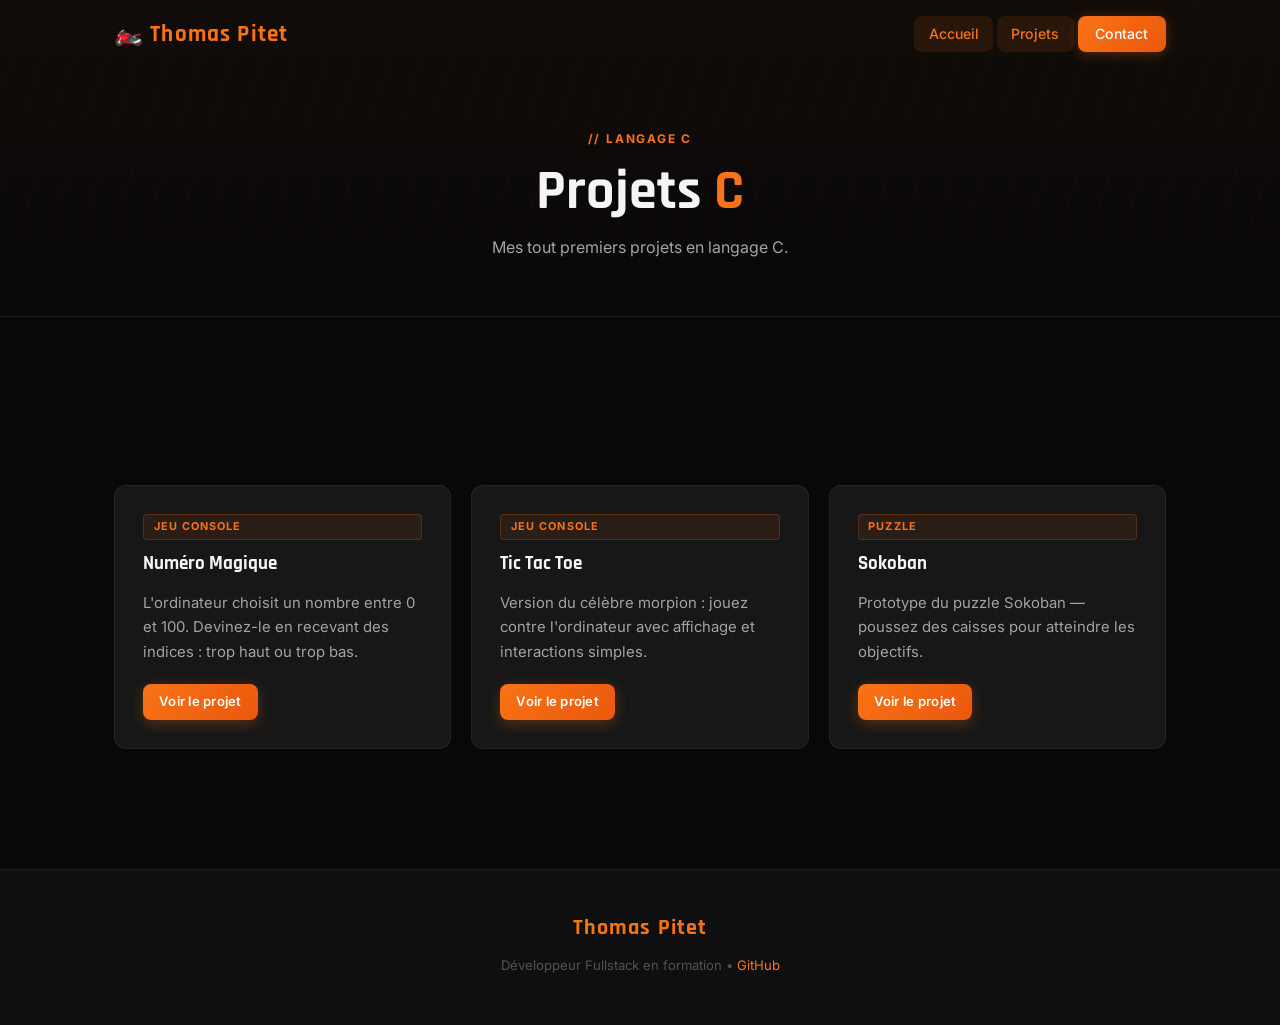
<file: projets/c/index.html>
<!DOCTYPE html>
<html lang="fr">
<head>
    <meta charset="UTF-8" />
    <meta name="viewport" content="width=device-width, initial-scale=1" />
    <title>Projets C — Thomas Pitet</title>
    <link rel="stylesheet" href="../../assets/css/style.css" />
</head>
<body>

<nav id="navbar">
    <div class="nav-container">
        <a href="../../index.html" class="nav-logo">🏍️ Thomas Pitet</a>
        <div class="nav-links">
            <a href="../../index.html" class="nav-link">Accueil</a>
            <a href="../../pages/projets.html" class="nav-link active">Projets</a>
            <a href="../../pages/contact.html" class="nav-link nav-cta">Contact</a>
        </div>
        <button class="hamburger" aria-label="Menu">
            <span></span><span></span><span></span>
        </button>
    </div>
    <div class="mobile-menu">
        <a href="../../index.html" class="nav-link">Accueil</a>
        <a href="../../pages/projets.html" class="nav-link active">Projets</a>
        <a href="../../pages/contact.html" class="nav-link">Contact</a>
    </div>
</nav>

<div class="page-hero">
    <div class="container">
        <span class="section-tag">// Langage C</span>
        <h1>Projets <span>C</span></h1>
        <p>Mes tout premiers projets en langage C.</p>
    </div>
</div>

<section class="section">
    <div class="container">
        <div class="projects-grid">
            <div class="project-card reveal reveal-delay-1">
                <span class="project-tag">Jeu Console</span>
                <div class="project-title">Numéro Magique</div>
                <p>L'ordinateur choisit un nombre entre 0 et 100. Devinez-le en recevant des indices : trop haut ou trop bas.</p>
                <a href="numero-magique.html" class="btn btn-sm">Voir le projet</a>
            </div>
            <div class="project-card reveal reveal-delay-2">
                <span class="project-tag">Jeu Console</span>
                <div class="project-title">Tic Tac Toe</div>
                <p>Version du célèbre morpion : jouez contre l'ordinateur avec affichage et interactions simples.</p>
                <a href="tic-tac-toe.html" class="btn btn-sm">Voir le projet</a>
            </div>
            <div class="project-card reveal reveal-delay-3">
                <span class="project-tag">Puzzle</span>
                <div class="project-title">Sokoban</div>
                <p>Prototype du puzzle Sokoban — poussez des caisses pour atteindre les objectifs.</p>
                <a href="sokoban.html" class="btn btn-sm">Voir le projet</a>
            </div>
        </div>
    </div>
</section>

<footer class="site-footer">
    <div class="container">
        <div class="footer-logo">Thomas Pitet</div>
        <p class="footer-sub">Développeur Fullstack en formation &bull; <a href="https://github.com/ThomasPitet" target="_blank" rel="noopener">GitHub</a></p>
    </div>
</footer>

<script src="../../assets/js/loader.js"></script>
<script src="../../assets/js/navbar.js"></script>
<script src="../../assets/js/reveal.js"></script>
<script src="../../assets/js/skill-bars.js"></script>
<script src="../../assets/js/typewriter.js"></script>
<script src="../../assets/js/particles.js"></script>
<script src="../../assets/js/contact-form.js"></script>
</body>
</html>
</file>
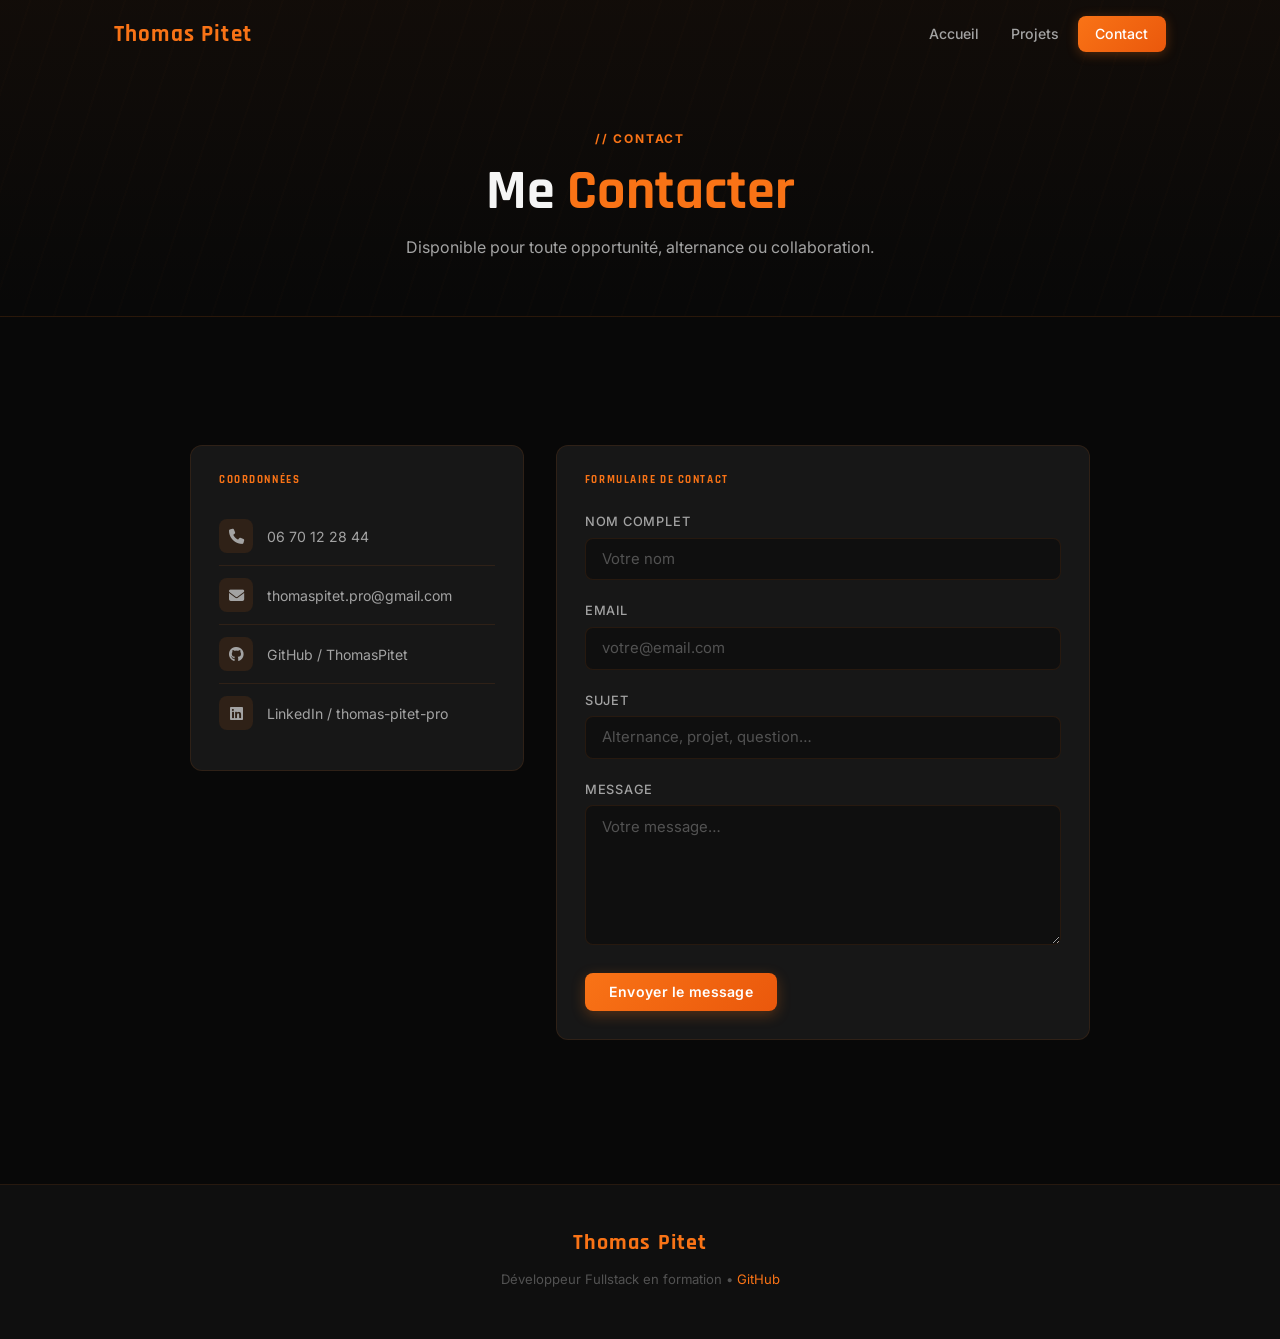
<file: pages/contact.html>
<!DOCTYPE html>
<html lang="fr">
<head>
    <meta charset="utf-8" />
    <meta name="viewport" content="width=device-width, initial-scale=1" />
    <title>Contact — Thomas Pitet</title>
    <link rel="stylesheet" href="../assets/css/style.css" />
    <link rel="stylesheet" href="https://cdnjs.cloudflare.com/ajax/libs/font-awesome/6.5.2/css/all.min.css" />
</head>
<body>

<nav id="navbar">
    <div class="nav-container">
        <a href="../index.html" class="nav-logo">Thomas Pitet</a>
        <div class="nav-links">
            <a href="../index.html" class="nav-link">Accueil</a>
            <a href="projets.html" class="nav-link">Projets</a>
            <a href="contact.html" class="nav-link active nav-cta">Contact</a>
        </div>
        <button class="hamburger" aria-label="Menu">
            <span></span><span></span><span></span>
        </button>
    </div>
    <div class="mobile-menu">
        <a href="../index.html" class="nav-link">Accueil</a>
        <a href="projets.html" class="nav-link">Projets</a>
        <a href="contact.html" class="nav-link active">Contact</a>
    </div>
</nav>

<div class="page-hero">
    <div class="container">
        <span class="section-tag">// Contact</span>
        <h1>Me <span>Contacter</span></h1>
        <p>Disponible pour toute opportunité, alternance ou collaboration.</p>
    </div>
</div>

<section class="section">
    <div class="contact-layout">
        <div class="contact-info-card reveal">
            <h3>Coordonnées</h3>
            <a href="tel:0670122844" class="contact-item">
                <div class="contact-item-icon"><i class="fa-solid fa-phone"></i></div>
                <span>06 70 12 28 44</span>
            </a>
            <a href="mailto:thomaspitet.pro@gmail.com" class="contact-item">
                <div class="contact-item-icon"><i class="fa-solid fa-envelope"></i></div>
                <span>thomaspitet.pro@gmail.com</span>
            </a>
            <a href="https://github.com/ThomasPitet" target="_blank" rel="noopener" class="contact-item">
                <div class="contact-item-icon"><i class="fa-brands fa-github"></i></div>
                <span>GitHub / ThomasPitet</span>
            </a>
            <a href="https://www.linkedin.com/in/thomas-pitet-pro/" target="_blank" rel="noopener" class="contact-item">
                <div class="contact-item-icon"><i class="fa-brands fa-linkedin"></i></div>
                <span>LinkedIn / thomas-pitet-pro</span>
            </a>
        </div>

        <div class="contact-form-card reveal reveal-delay-1">
            <h3>Formulaire de contact</h3>
            <div id="form-success" class="form-success">
                Message envoyé avec succès !
            </div>
            <form id="contact-form" action="https://formsubmit.co/ajax/thomaspitet.pro@gmail.com" method="POST">
                <input type="hidden" name="_subject" value="Nouveau message depuis le portfolio" />
                <input type="hidden" name="_captcha" value="false" />
                <div class="form-group">
                    <label for="name">Nom complet</label>
                    <input type="text" id="name" name="name" required placeholder="Votre nom" />
                </div>
                <div class="form-group">
                    <label for="email">Email</label>
                    <input type="email" id="email" name="email" required placeholder="votre@email.com" />
                </div>
                <div class="form-group">
                    <label for="subject">Sujet</label>
                    <input type="text" id="subject" name="subject" required placeholder="Alternance, projet, question…" />
                </div>
                <div class="form-group">
                    <label for="message">Message</label>
                    <textarea id="message" name="message" required placeholder="Votre message…"></textarea>
                </div>
                <button type="submit" class="btn btn-primary">Envoyer le message</button>
            </form>
        </div>
    </div>
</section>

<footer class="site-footer">
    <div class="container">
        <div class="footer-logo">Thomas Pitet</div>
        <p class="footer-sub">Développeur Fullstack en formation &bull; <a href="https://github.com/ThomasPitet" target="_blank" rel="noopener">GitHub</a></p>
    </div>
</footer>

<script src="../assets/js/loader.js"></script>
<script src="../assets/js/navbar.js"></script>
<script src="../assets/js/reveal.js"></script>
<script src="../assets/js/skill-bars.js"></script>
<script src="../assets/js/typewriter.js"></script>
<script src="../assets/js/particles.js"></script>
<script src="../assets/js/contact-form.js"></script>
</body>
</html>
</file>
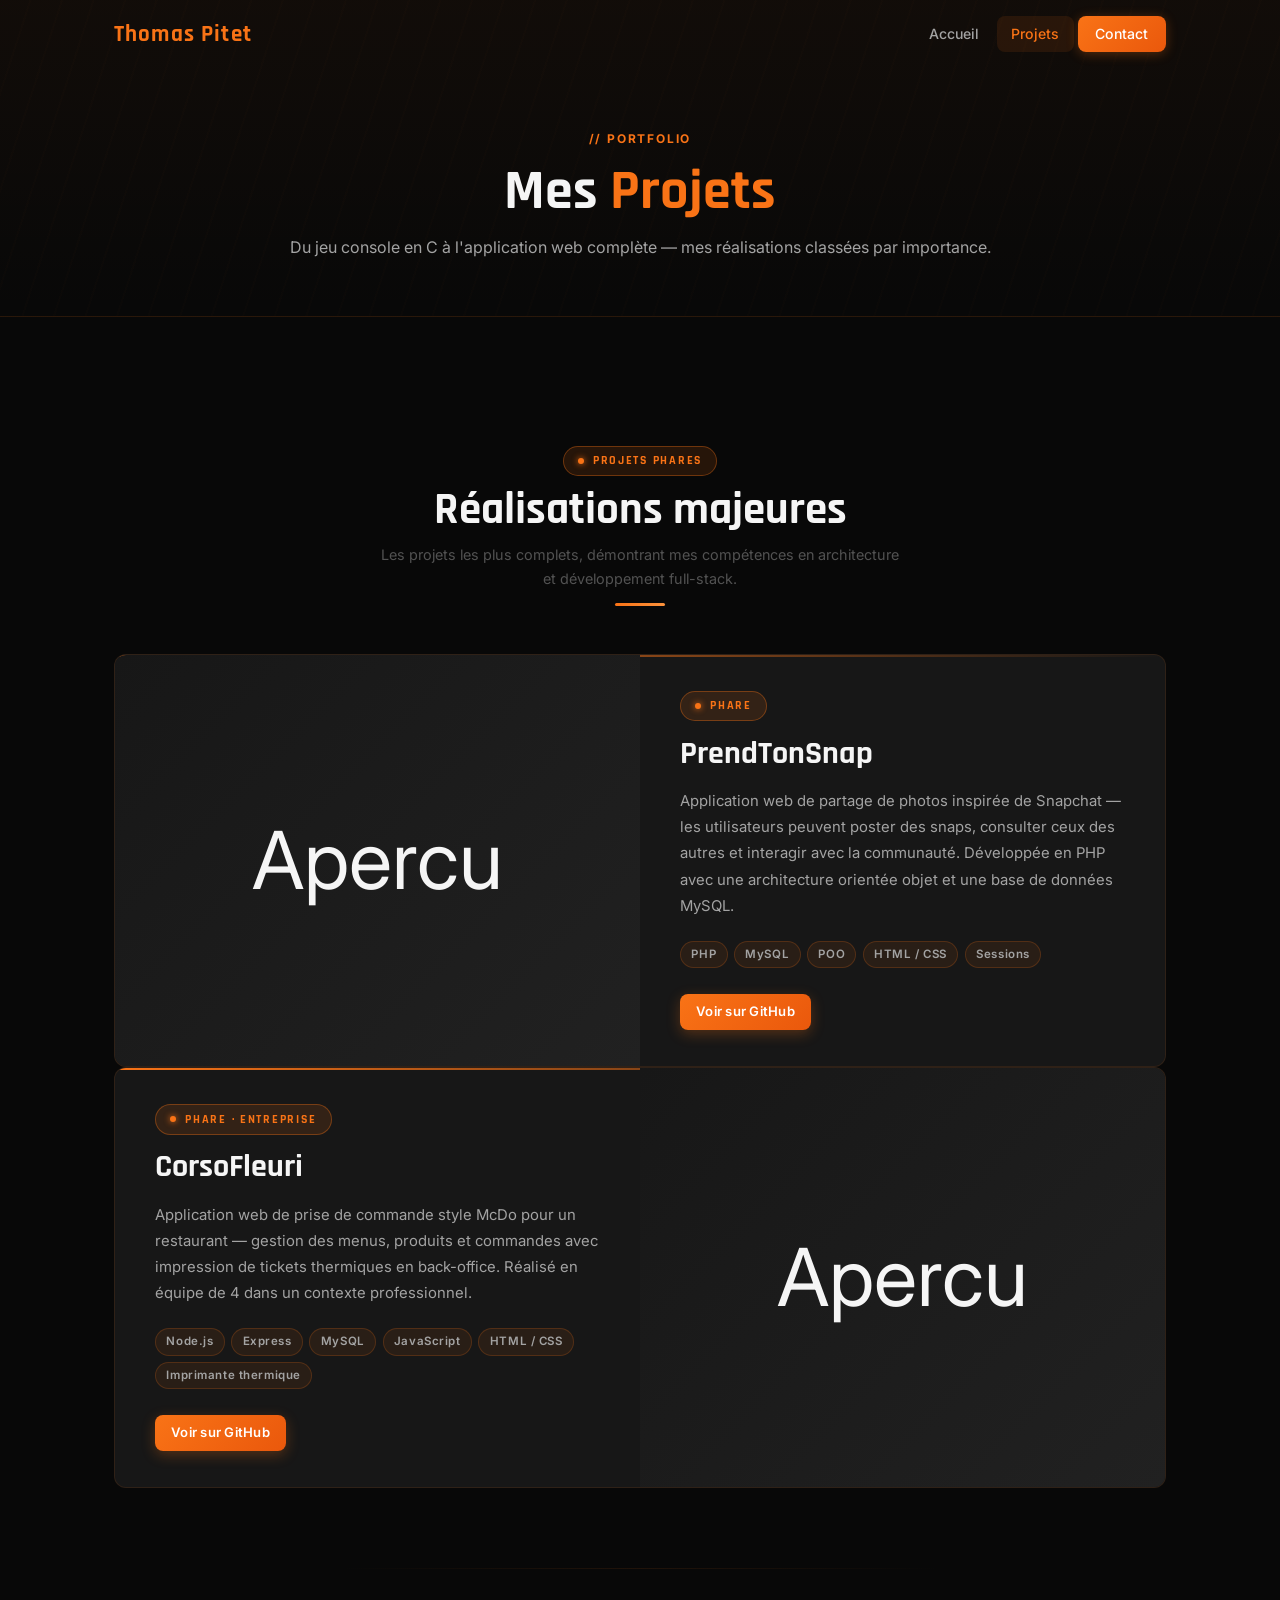
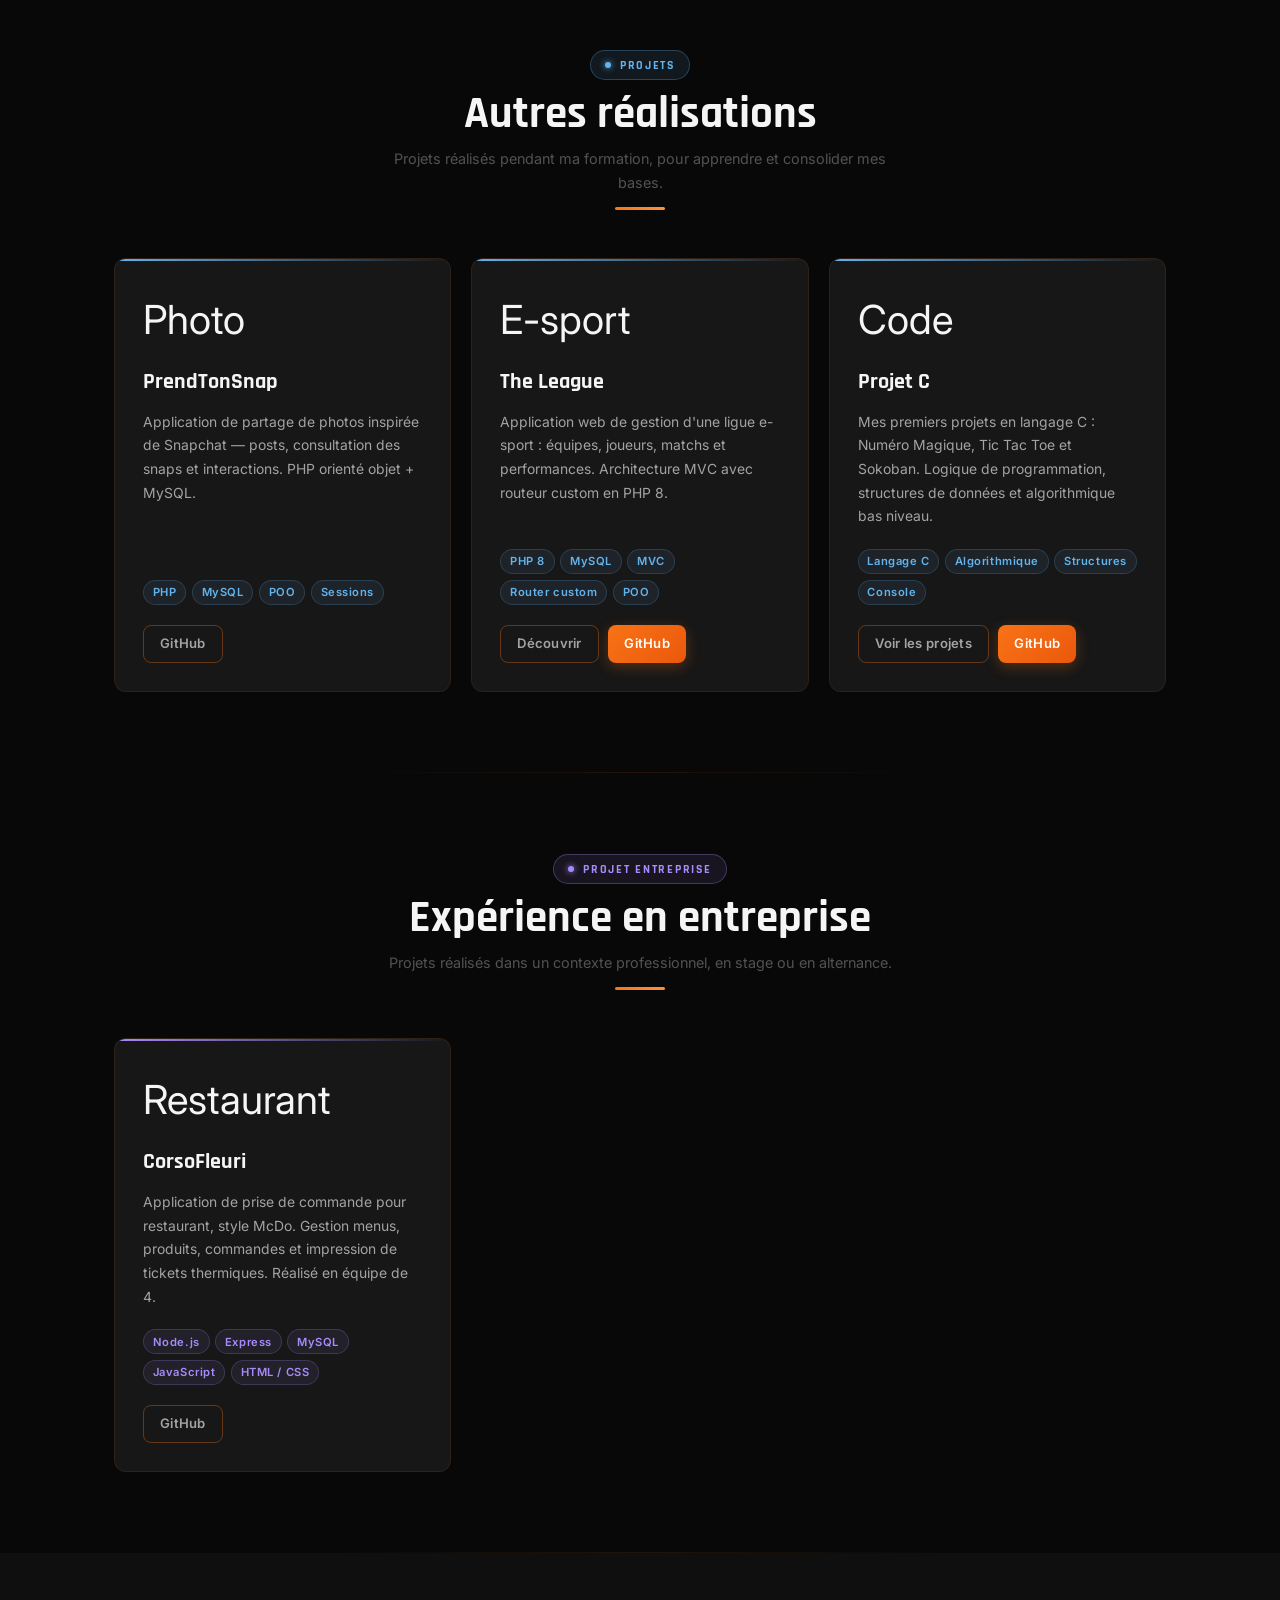
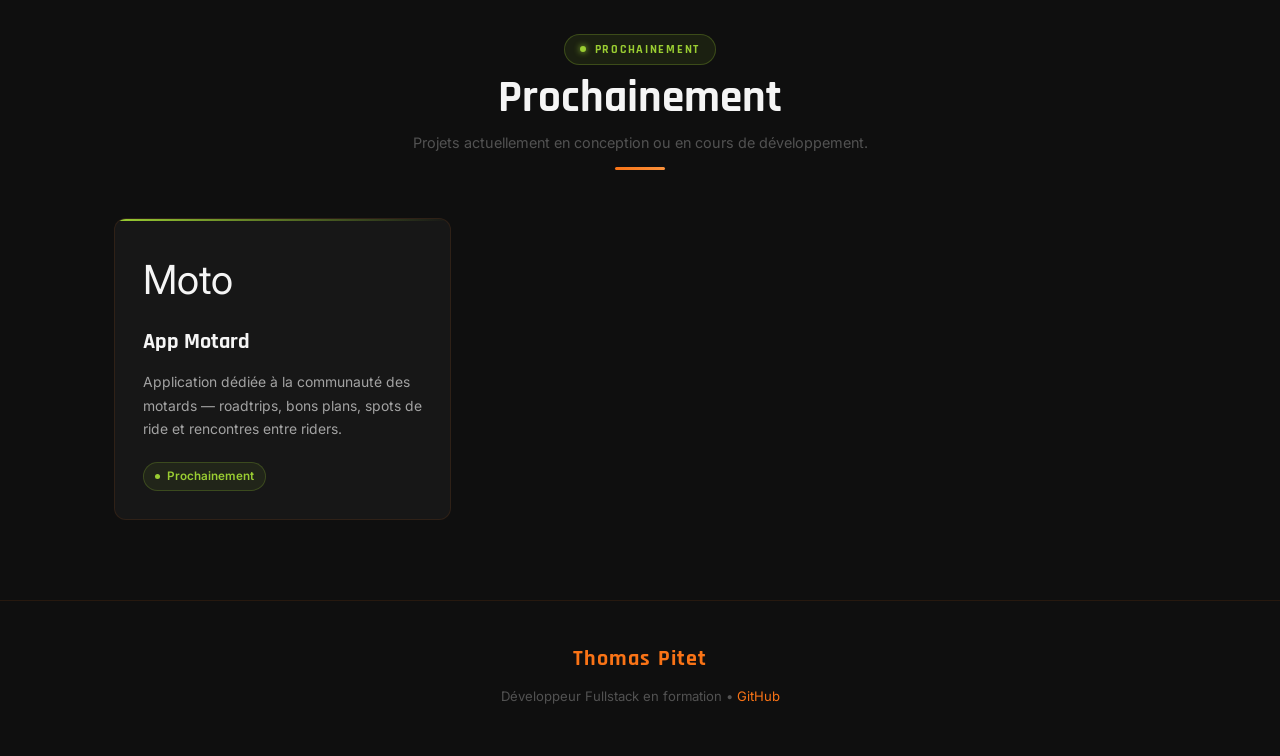
<file: pages/projets.html>
<!DOCTYPE html>
<html lang="fr">
<head>
    <meta charset="UTF-8" />
    <meta name="viewport" content="width=device-width, initial-scale=1" />
    <title>Projets — Thomas Pitet</title>
    <link rel="stylesheet" href="../assets/css/style.css" />
    <style>
        /* ===== CATEGORY LABELS ===== */
        .category-label {
            display: inline-flex;
            align-items: center;
            gap: 0.55rem;
            font-family: 'Rajdhani', sans-serif;
            font-size: 0.72rem;
            font-weight: 700;
            letter-spacing: 0.15em;
            text-transform: uppercase;
            padding: 0.3rem 0.9rem;
            border-radius: 999px;
            margin-bottom: 0.6rem;
        }
        .category-label.phare {
            background: rgba(249, 115, 22, 0.12);
            border: 1px solid rgba(249, 115, 22, 0.35);
            color: var(--primary);
        }
        .category-label.projet {
            background: rgba(99, 179, 237, 0.10);
            border: 1px solid rgba(99, 179, 237, 0.28);
            color: #63b3ed;
        }
        .category-label.encours {
            background: rgba(154, 205, 50, 0.09);
            border: 1px solid rgba(154, 205, 50, 0.25);
            color: #9acd32;
        }
        .category-label.entreprise {
            background: rgba(167, 139, 250, 0.10);
            border: 1px solid rgba(167, 139, 250, 0.30);
            color: #a78bfa;
        }
        .category-label .dot {
            width: 6px; height: 6px;
            border-radius: 50%;
            display: inline-block;
        }
        .category-label.phare      .dot { background: var(--primary); box-shadow: 0 0 6px var(--primary); }
        .category-label.projet     .dot { background: #63b3ed; box-shadow: 0 0 6px #63b3ed; }
        .category-label.encours    .dot { background: #9acd32; box-shadow: 0 0 6px #9acd32; animation: blink 1.5s infinite; }
        .category-label.entreprise .dot { background: #a78bfa; box-shadow: 0 0 6px #a78bfa; }


        @keyframes blink {
            0%, 100% { opacity: 1; }
            50% { opacity: 0.3; }
        }

        /* ===== FEATURED PROJECT (Phare) ===== */
        .featured-project {
            display: grid;
            grid-template-columns: 1fr 1fr;
            gap: 0;
            background: var(--surface);
            border: 1px solid var(--border);
            border-radius: var(--radius);
            overflow: hidden;
            transition: border-color var(--transition), box-shadow var(--transition), transform var(--transition);
            position: relative;
        }
        .featured-project:hover {
            border-color: rgba(249, 115, 22, 0.4);
            box-shadow: 0 0 30px rgba(249, 115, 22, 0.12), 0 20px 40px rgba(0,0,0,0.4);
            transform: translateY(-4px);
        }
        .featured-project::before {
            content: '';
            position: absolute;
            top: 0; left: 0; right: 0;
            height: 2px;
            background: linear-gradient(90deg, var(--primary), transparent);
        }
        .featured-project-media {
            position: relative;
            overflow: hidden;
            min-height: 280px;
            background: var(--bg-2);
        }
        .featured-project-media img {
            width: 100%; height: 100%;
            object-fit: cover;
            display: block;
            transition: transform 0.6s ease;
        }
        .featured-project:hover .featured-project-media img {
            transform: scale(1.05);
        }
        .featured-project-media-placeholder {
            width: 100%; height: 100%;
            min-height: 280px;
            display: flex;
            align-items: center;
            justify-content: center;
            font-size: 5rem;
            background: linear-gradient(135deg, var(--surface), var(--surface-2));
        }
        .featured-project-body {
            padding: 2.25rem 2.5rem;
            display: flex;
            flex-direction: column;
            justify-content: center;
            gap: 0;
        }
        .featured-project-body h2 {
            font-family: 'Rajdhani', sans-serif;
            font-size: 2rem;
            font-weight: 700;
            color: var(--text);
            margin: 0.3rem 0 0.6rem;
            line-height: 1.1;
        }
        .featured-project-body p {
            color: var(--text-muted);
            line-height: 1.75;
            margin-bottom: 1.4rem;
            font-size: 0.93rem;
        }
        .featured-project-tags {
            display: flex;
            flex-wrap: wrap;
            gap: 0.4rem;
            margin-bottom: 1.6rem;
        }
        .featured-project-tag {
            background: rgba(249, 115, 22, 0.08);
            border: 1px solid rgba(249, 115, 22, 0.2);
            color: var(--text-muted);
            padding: 0.2rem 0.65rem;
            border-radius: 999px;
            font-size: 0.72rem;
            font-weight: 600;
            letter-spacing: 0.05em;
        }
        .featured-project-cta {
            display: flex;
            gap: 0.75rem;
            flex-wrap: wrap;
        }

        /* ===== REGULAR PROJECT CARDS (Projets) ===== */
        .projects-cards-grid {
            display: grid;
            grid-template-columns: repeat(auto-fill, minmax(280px, 1fr));
            gap: 1.25rem;
        }
        .proj-card {
            background: var(--surface);
            border: 1px solid var(--border);
            border-radius: var(--radius);
            padding: 1.75rem;
            display: flex;
            flex-direction: column;
            gap: 0;
            position: relative;
            transition: border-color var(--transition), box-shadow var(--transition), transform var(--transition);
            overflow: hidden;
        }
        .proj-card::before {
            content: '';
            position: absolute;
            top: 0; left: 0; right: 0;
            height: 2px;
            background: linear-gradient(90deg, #63b3ed, transparent);
        }
        .proj-card:hover {
            border-color: rgba(99, 179, 237, 0.35);
            box-shadow: 0 0 24px rgba(99, 179, 237, 0.1), 0 12px 30px rgba(0,0,0,0.35);
            transform: translateY(-3px);
        }
        .proj-card-icon {
            font-size: 2.5rem;
            margin-bottom: 1rem;
        }
        .proj-card h3 {
            font-family: 'Rajdhani', sans-serif;
            font-size: 1.35rem;
            font-weight: 700;
            color: var(--text);
            margin-bottom: 0.5rem;
        }
        .proj-card p {
            font-size: 0.87rem;
            color: var(--text-muted);
            line-height: 1.7;
            flex: 1;
            margin-bottom: 1.25rem;
        }
        .proj-card-tags {
            display: flex;
            flex-wrap: wrap;
            gap: 0.35rem;
            margin-bottom: 1.25rem;
        }
        .proj-card-tag {
            background: rgba(99, 179, 237, 0.08);
            border: 1px solid rgba(99, 179, 237, 0.2);
            color: #63b3ed;
            padding: 0.15rem 0.55rem;
            border-radius: 999px;
            font-size: 0.7rem;
            font-weight: 600;
            letter-spacing: 0.05em;
        }

        /* ===== ENTREPRISE CARDS ===== */
        .entreprise-card {
            background: var(--surface);
            border: 1px solid var(--border);
            border-radius: var(--radius);
            padding: 1.75rem;
            display: flex;
            flex-direction: column;
            gap: 0;
            position: relative;
            transition: border-color var(--transition), box-shadow var(--transition), transform var(--transition);
            overflow: hidden;
        }
        .entreprise-card::before {
            content: '';
            position: absolute;
            top: 0; left: 0; right: 0;
            height: 2px;
            background: linear-gradient(90deg, #a78bfa, transparent);
        }
        .entreprise-card:hover {
            border-color: rgba(167, 139, 250, 0.35);
            box-shadow: 0 0 24px rgba(167, 139, 250, 0.1), 0 12px 30px rgba(0,0,0,0.35);
            transform: translateY(-3px);
        }
        .entreprise-card-icon {
            font-size: 2.5rem;
            margin-bottom: 1rem;
        }
        .entreprise-card h3 {
            font-family: 'Rajdhani', sans-serif;
            font-size: 1.35rem;
            font-weight: 700;
            color: var(--text);
            margin-bottom: 0.5rem;
        }
        .entreprise-card p {
            font-size: 0.87rem;
            color: var(--text-muted);
            line-height: 1.7;
            flex: 1;
            margin-bottom: 1.25rem;
        }
        .entreprise-card-tags {
            display: flex;
            flex-wrap: wrap;
            gap: 0.35rem;
            margin-bottom: 1.25rem;
        }
        .entreprise-card-tag {
            background: rgba(167, 139, 250, 0.08);
            border: 1px solid rgba(167, 139, 250, 0.22);
            color: #a78bfa;
            padding: 0.15rem 0.55rem;
            border-radius: 999px;
            font-size: 0.7rem;
            font-weight: 600;
            letter-spacing: 0.05em;
        }

        /* ===== EN COURS CARDS ===== */
        .encours-card {
            background: var(--surface);
            border: 1px solid var(--border);
            border-radius: var(--radius);
            padding: 1.75rem;
            display: flex;
            flex-direction: column;
            gap: 0;
            position: relative;
            overflow: hidden;
            opacity: 0.62;
        }
        .encours-card::before {
            content: '';
            position: absolute;
            top: 0; left: 0; right: 0;
            height: 2px;
            background: linear-gradient(90deg, #9acd32, transparent);
        }
        .encours-card-icon {
            font-size: 2.5rem;
            margin-bottom: 1rem;
        }
        .encours-card h3 {
            font-family: 'Rajdhani', sans-serif;
            font-size: 1.35rem;
            font-weight: 700;
            color: var(--text);
            margin-bottom: 0.5rem;
        }
        .encours-card p {
            font-size: 0.87rem;
            color: var(--text-muted);
            line-height: 1.7;
            flex: 1;
            margin-bottom: 1.25rem;
        }
        .encours-badge {
            display: inline-flex;
            align-items: center;
            gap: 0.4rem;
            font-size: 0.73rem;
            font-weight: 600;
            color: #9acd32;
            background: rgba(154, 205, 50, 0.08);
            border: 1px solid rgba(154, 205, 50, 0.22);
            border-radius: 999px;
            padding: 0.25rem 0.7rem;
            align-self: flex-start;
        }
        .encours-badge::before {
            content: '';
            width: 5px; height: 5px;
            border-radius: 50%;
            background: #9acd32;
            animation: blink 1.5s infinite;
        }

        /* ===== SECTION DIVIDERS ===== */
        .section-divider {
            height: 1px;
            background: linear-gradient(90deg, transparent, var(--border), transparent);
            margin: 0 auto;
            max-width: 600px;
        }

        @media (max-width: 768px) {
            .featured-project { grid-template-columns: 1fr; }
            .featured-project-media { min-height: 200px; }
            .featured-project-body { padding: 1.75rem; }
            .featured-project-body h2 { font-size: 1.6rem; }
        }
    </style>
</head>
<body>

<nav id="navbar">
    <div class="nav-container">
        <a href="../index.html" class="nav-logo">Thomas Pitet</a>
        <div class="nav-links">
            <a href="../index.html" class="nav-link">Accueil</a>
            <a href="projets.html" class="nav-link active">Projets</a>
            <a href="contact.html" class="nav-link nav-cta">Contact</a>
        </div>
        <button class="hamburger" aria-label="Menu">
            <span></span><span></span><span></span>
        </button>
    </div>
    <div class="mobile-menu">
        <a href="../index.html" class="nav-link">Accueil</a>
        <a href="projets.html" class="nav-link active">Projets</a>
        <a href="contact.html" class="nav-link">Contact</a>
    </div>
</nav>

<div class="page-hero">
    <div class="container">
        <span class="section-tag">// Portfolio</span>
        <h1>Mes <span>Projets</span></h1>
        <p>Du jeu console en C à l'application web complète — mes réalisations classées par importance.</p>
    </div>
</div>

<!-- ======================== PROJETS PHARES ======================== -->
<section class="section">
    <div class="container">

        <div class="section-header reveal">
            <span class="category-label phare"><span class="dot"></span>Projets Phares</span>
            <h2 class="section-title">Réalisations majeures</h2>
            <p style="color:var(--text-faint); font-size:0.9rem; max-width:520px; margin:0 auto;">Les projets les plus complets, démontrant mes compétences en architecture et développement full-stack.</p>
            <div class="section-line"></div>
        </div>

        <!-- PrendTonSnap -->
        <div class="featured-project reveal">
            <div class="featured-project-media">
                <div class="featured-project-media-placeholder">Apercu</div>
            </div>
            <div class="featured-project-body">
                <span class="category-label phare" style="align-self:flex-start;"><span class="dot"></span>Phare</span>
                <h2>PrendTonSnap</h2>
                <p>Application web de partage de photos inspirée de Snapchat — les utilisateurs peuvent poster des snaps, consulter ceux des autres et interagir avec la communauté. Développée en PHP avec une architecture orientée objet et une base de données MySQL.</p>
                <div class="featured-project-tags">
                    <span class="featured-project-tag">PHP</span>
                    <span class="featured-project-tag">MySQL</span>
                    <span class="featured-project-tag">POO</span>
                    <span class="featured-project-tag">HTML / CSS</span>
                    <span class="featured-project-tag">Sessions</span>
                </div>
                <div class="featured-project-cta">
                    <a href="https://github.com/C4ptainF0xy/prendtonsnap" target="_blank" rel="noopener" class="btn btn-primary btn-sm">Voir sur GitHub</a>
                </div>
            </div>
        </div>

        <!-- CorsoFleuri -->
        <div class="featured-project reveal reveal-delay-1">
            <div class="featured-project-body" style="order:-1;">
                <span class="category-label phare" style="align-self:flex-start;"><span class="dot"></span>Phare &middot; Entreprise</span>
                <h2>CorsoFleuri</h2>
                <p>Application web de prise de commande style McDo pour un restaurant — gestion des menus, produits et commandes avec impression de tickets thermiques en back-office. Réalisé en équipe de 4 dans un contexte professionnel.</p>
                <div class="featured-project-tags">
                    <span class="featured-project-tag">Node.js</span>
                    <span class="featured-project-tag">Express</span>
                    <span class="featured-project-tag">MySQL</span>
                    <span class="featured-project-tag">JavaScript</span>
                    <span class="featured-project-tag">HTML / CSS</span>
                    <span class="featured-project-tag">Imprimante thermique</span>
                </div>
                <div class="featured-project-cta">
                    <a href="https://github.com/NathanCBT/Corso-Fleuri" target="_blank" rel="noopener" class="btn btn-primary btn-sm">Voir sur GitHub</a>
                </div>
            </div>
            <div class="featured-project-media">
                <div class="featured-project-media-placeholder">Apercu</div>
            </div>
        </div>

    </div>
</section>

<div class="section-divider"></div>

<!-- ======================== PROJETS ======================== -->
<section class="section">
    <div class="container">

        <div class="section-header reveal">
            <span class="category-label projet"><span class="dot"></span>Projets</span>
            <h2 class="section-title">Autres réalisations</h2>
            <p style="color:var(--text-faint); font-size:0.9rem; max-width:520px; margin:0 auto;">Projets réalisés pendant ma formation, pour apprendre et consolider mes bases.</p>
            <div class="section-line"></div>
        </div>

        <div class="projects-cards-grid">
            <!-- PrendTonSnap -->
            <div class="proj-card reveal">
                <div class="proj-card-icon">Photo</div>
                <h3>PrendTonSnap</h3>
                <p>Application de partage de photos inspirée de Snapchat — posts, consultation des snaps et interactions. PHP orienté objet + MySQL.</p>
                <div class="proj-card-tags">
                    <span class="proj-card-tag">PHP</span>
                    <span class="proj-card-tag">MySQL</span>
                    <span class="proj-card-tag">POO</span>
                    <span class="proj-card-tag">Sessions</span>
                </div>
                <div style="display:flex; gap:0.6rem; flex-wrap:wrap; margin-top:auto;">
                    <a href="https://github.com/C4ptainF0xy/prendtonsnap" target="_blank" rel="noopener" class="btn btn-sm btn-outline">GitHub</a>
                </div>
            </div>

            <!-- The League -->
            <div class="proj-card reveal reveal-delay-1">
                <div class="proj-card-icon">E-sport</div>
                <h3>The League</h3>
                <p>Application web de gestion d'une ligue e-sport : équipes, joueurs, matchs et performances. Architecture MVC avec routeur custom en PHP 8.</p>
                <div class="proj-card-tags">
                    <span class="proj-card-tag">PHP 8</span>
                    <span class="proj-card-tag">MySQL</span>
                    <span class="proj-card-tag">MVC</span>
                    <span class="proj-card-tag">Router custom</span>
                    <span class="proj-card-tag">POO</span>
                </div>
                <div style="display:flex; gap:0.6rem; flex-wrap:wrap; margin-top:auto;">
                    <a href="../projets/php/the-league.html" class="btn btn-sm btn-outline">Découvrir</a>
                    <a href="https://github.com/ThomasPitet/projet-the-League" target="_blank" rel="noopener" class="btn btn-sm btn-ghost">GitHub</a>
                </div>
            </div>

            <!-- Projet C -->
            <div class="proj-card reveal reveal-delay-1">
                <div class="proj-card-icon">Code</div>
                <h3>Projet C</h3>
                <p>Mes premiers projets en langage C : Numéro Magique, Tic Tac Toe et Sokoban. Logique de programmation, structures de données et algorithmique bas niveau.</p>
                <div class="proj-card-tags">
                    <span class="proj-card-tag">Langage C</span>
                    <span class="proj-card-tag">Algorithmique</span>
                    <span class="proj-card-tag">Structures</span>
                    <span class="proj-card-tag">Console</span>
                </div>
                <div style="display:flex; gap:0.6rem; flex-wrap:wrap; margin-top:auto;">
                    <a href="../projets/c/index.html" class="btn btn-sm btn-outline">Voir les projets</a>
                    <a href="https://github.com/ThomasPitet/cours/tree/main/C/petit_projet" target="_blank" rel="noopener" class="btn btn-sm btn-ghost">GitHub</a>
                </div>
            </div>
        </div>

    </div>
</section>

<div class="section-divider"></div>

<!-- ======================== PROJET ENTREPRISE ======================== -->
<section class="section">
    <div class="container">

        <div class="section-header reveal">
            <span class="category-label entreprise"><span class="dot"></span>Projet Entreprise</span>
            <h2 class="section-title">Expérience en entreprise</h2>
            <p style="color:var(--text-faint); font-size:0.9rem; max-width:520px; margin:0 auto;">Projets réalisés dans un contexte professionnel, en stage ou en alternance.</p>
            <div class="section-line"></div>
        </div>

        <div class="projects-cards-grid">
            <!-- CorsoFleuri -->
            <div class="entreprise-card reveal">
                <div class="entreprise-card-icon">Restaurant</div>
                <h3>CorsoFleuri</h3>
                <p>Application de prise de commande pour restaurant, style McDo. Gestion menus, produits, commandes et impression de tickets thermiques. Réalisé en équipe de 4.</p>
                <div class="entreprise-card-tags">
                    <span class="entreprise-card-tag">Node.js</span>
                    <span class="entreprise-card-tag">Express</span>
                    <span class="entreprise-card-tag">MySQL</span>
                    <span class="entreprise-card-tag">JavaScript</span>
                    <span class="entreprise-card-tag">HTML / CSS</span>
                </div>
                <div style="display:flex; gap:0.6rem; flex-wrap:wrap; margin-top:auto;">
                    <a href="https://github.com/NathanCBT/Corso-Fleuri" target="_blank" rel="noopener" class="btn btn-sm btn-outline">GitHub</a>
                </div>
            </div>
        </div>

    </div>
</section>

<div class="section-divider"></div>

<!-- ======================== EN COURS ======================== -->
<section class="section section-alt">
    <div class="container">

        <div class="section-header reveal">
            <span class="category-label encours"><span class="dot"></span>Prochainement</span>
            <h2 class="section-title">Prochainement</h2>
            <p style="color:var(--text-faint); font-size:0.9rem; max-width:520px; margin:0 auto;">Projets actuellement en conception ou en cours de développement.</p>
            <div class="section-line"></div>
        </div>

        <div class="projects-cards-grid">
            <!-- App Motard -->
            <div class="encours-card reveal">
                <div class="encours-card-icon">Moto</div>
                <h3>App Motard</h3>
                <p>Application dédiée à la communauté des motards — roadtrips, bons plans, spots de ride et rencontres entre riders.</p>
                <span class="encours-badge">Prochainement</span>
            </div>
        </div>

    </div>
</section>

<footer class="site-footer">
    <div class="container">
        <div class="footer-logo">Thomas Pitet</div>
        <p class="footer-sub">Développeur Fullstack en formation &bull; <a href="https://github.com/ThomasPitet" target="_blank" rel="noopener">GitHub</a></p>
    </div>
</footer>

<script src="../assets/js/loader.js"></script>
<script src="../assets/js/navbar.js"></script>
<script src="../assets/js/reveal.js"></script>
<script src="../assets/js/skill-bars.js"></script>
<script src="../assets/js/typewriter.js"></script>
<script src="../assets/js/particles.js"></script>
<script src="../assets/js/contact-form.js"></script>
</body>
</html>
</file>
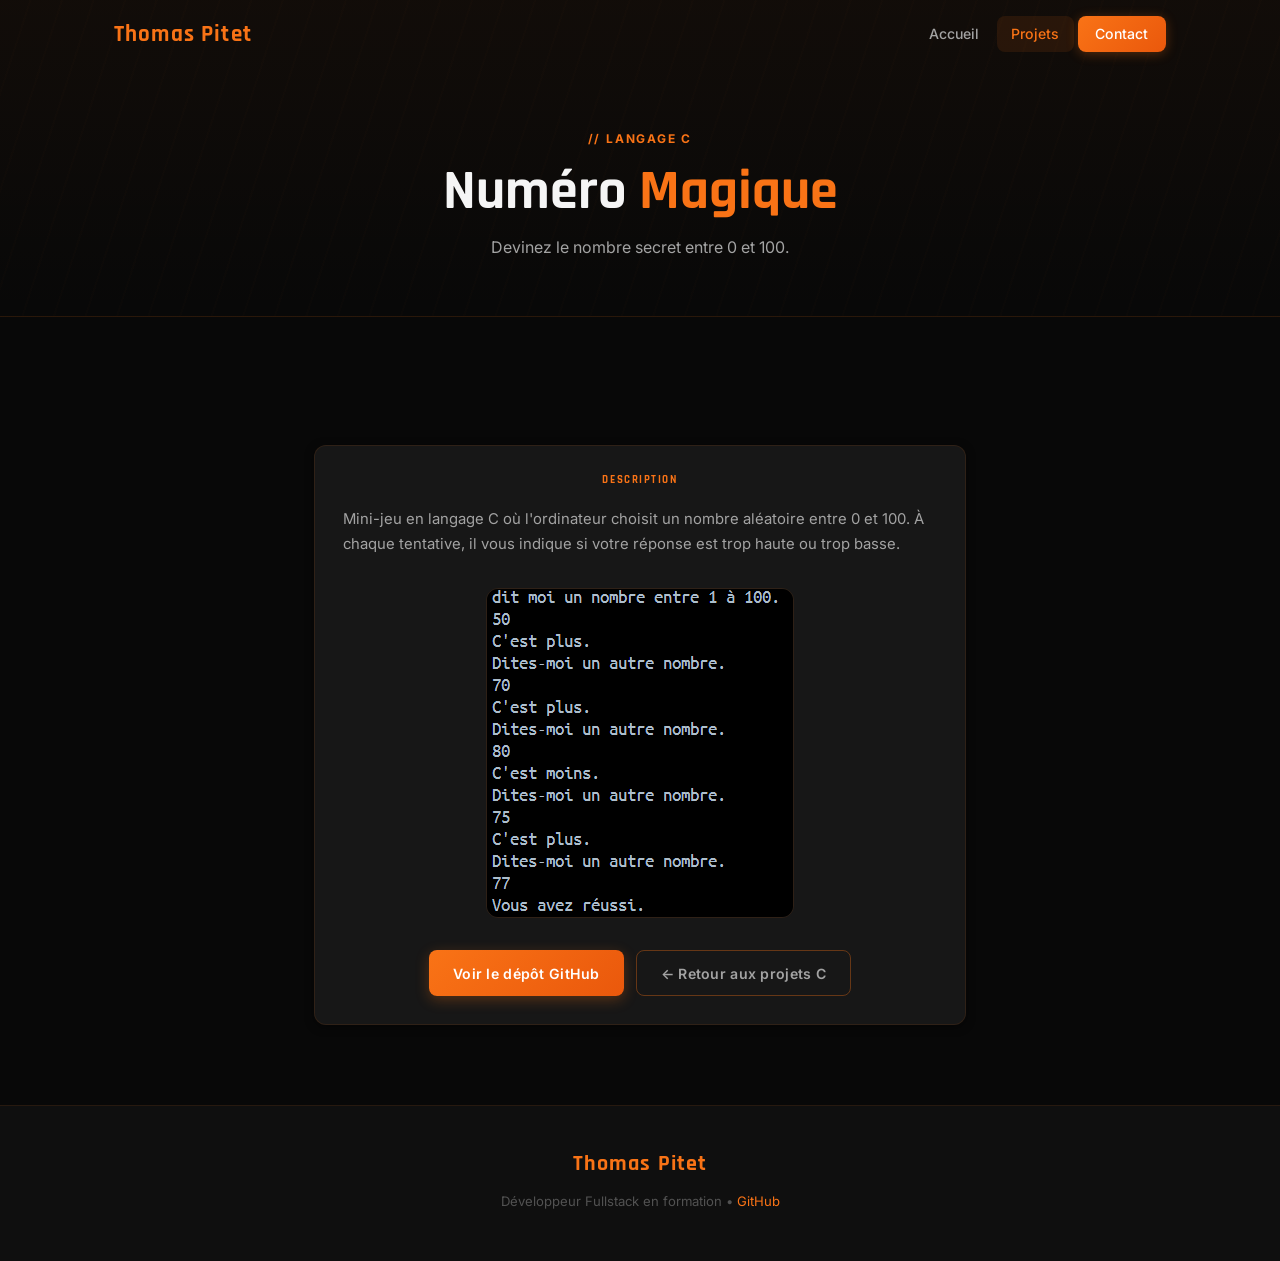
<file: projets/c/numero-magique.html>
<!DOCTYPE html>
<html lang="fr">
<head>
    <meta charset="UTF-8" />
    <meta name="viewport" content="width=device-width, initial-scale=1" />
    <title>Numéro Magique — Thomas Pitet</title>
    <link rel="stylesheet" href="../../assets/css/style.css" />
</head>
<body>

<nav id="navbar">
    <div class="nav-container">
        <a href="../../index.html" class="nav-logo">Thomas Pitet</a>
        <div class="nav-links">
            <a href="../../index.html" class="nav-link">Accueil</a>
            <a href="../../pages/projets.html" class="nav-link active">Projets</a>
            <a href="../../pages/contact.html" class="nav-link nav-cta">Contact</a>
        </div>
        <button class="hamburger" aria-label="Menu">
            <span></span><span></span><span></span>
        </button>
    </div>
    <div class="mobile-menu">
        <a href="../../index.html" class="nav-link">Accueil</a>
        <a href="../../pages/projets.html" class="nav-link active">Projets</a>
        <a href="../../pages/contact.html" class="nav-link">Contact</a>
    </div>
</nav>

<div class="page-hero">
    <div class="container">
        <span class="section-tag">// Langage C</span>
        <h1>Numéro <span>Magique</span></h1>
        <p>Devinez le nombre secret entre 0 et 100.</p>
    </div>
</div>

<section class="section">
    <div class="container" style="max-width:700px;">
        <div class="card reveal numagique">
            <h3>Description</h3>
            <p>Mini-jeu en langage C où l'ordinateur choisit un nombre aléatoire entre 0 et 100. À chaque tentative, il vous indique si votre réponse est trop haute ou trop basse.</p>
            <img src="../../assets/img/c/num_magique.png" alt="Numéro magique" style="max-width:400px; border-radius:var(--radius); border:1px solid var(--border); margin:1.5rem auto;" />
            <div style="display:flex; gap:0.75rem; flex-wrap:wrap; margin-top:0.5rem; justify-content:center;">
                <a href="https://github.com/ThomasPitet/cours/tree/main/C/petit_projet/num%C3%A9ro_magique" target="_blank" rel="noopener" class="btn btn-primary">Voir le dépôt GitHub</a>
                <a href="index.html" class="btn btn-outline">← Retour aux projets C</a>
            </div>
        </div>
    </div>
</section>

<footer class="site-footer">
    <div class="container">
        <div class="footer-logo">Thomas Pitet</div>
        <p class="footer-sub">Développeur Fullstack en formation &bull; <a href="https://github.com/ThomasPitet" target="_blank" rel="noopener">GitHub</a></p>
    </div>
</footer>

<script src="../../assets/js/loader.js"></script>
<script src="../../assets/js/navbar.js"></script>
<script src="../../assets/js/reveal.js"></script>
<script src="../../assets/js/skill-bars.js"></script>
<script src="../../assets/js/typewriter.js"></script>
<script src="../../assets/js/particles.js"></script>
<script src="../../assets/js/contact-form.js"></script>
</body>
</html>
</file>
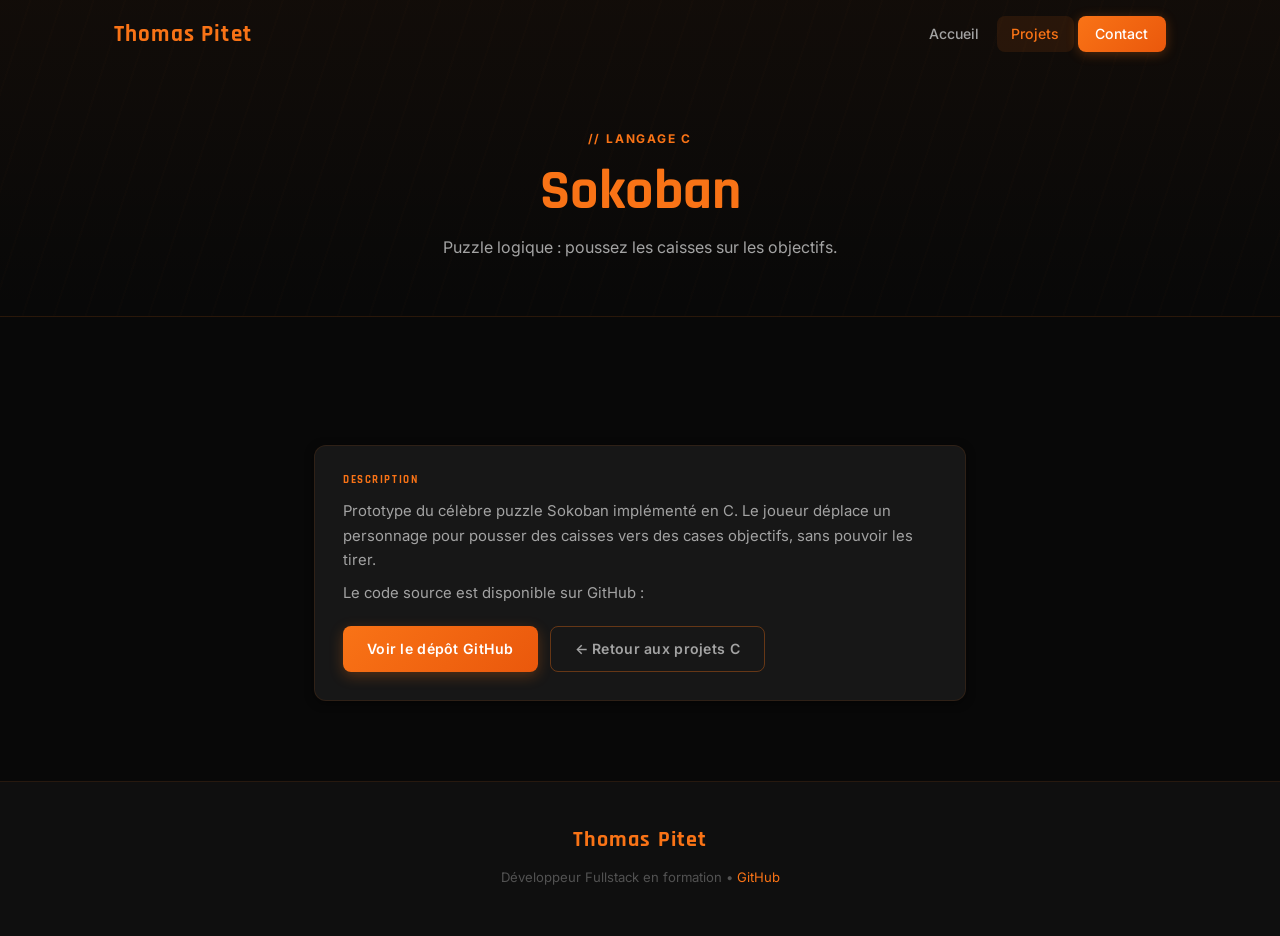
<file: projets/c/sokoban.html>
<!DOCTYPE html>
<html lang="fr">
<head>
    <meta charset="UTF-8" />
    <meta name="viewport" content="width=device-width, initial-scale=1" />
    <title>Sokoban — Thomas Pitet</title>
    <link rel="stylesheet" href="../../assets/css/style.css" />
</head>
<body>

<nav id="navbar">
    <div class="nav-container">
        <a href="../../index.html" class="nav-logo">Thomas Pitet</a>
        <div class="nav-links">
            <a href="../../index.html" class="nav-link">Accueil</a>
            <a href="../../pages/projets.html" class="nav-link active">Projets</a>
            <a href="../../pages/contact.html" class="nav-link nav-cta">Contact</a>
        </div>
        <button class="hamburger" aria-label="Menu">
            <span></span><span></span><span></span>
        </button>
    </div>
    <div class="mobile-menu">
        <a href="../../index.html" class="nav-link">Accueil</a>
        <a href="../../pages/projets.html" class="nav-link active">Projets</a>
        <a href="../../pages/contact.html" class="nav-link">Contact</a>
    </div>
</nav>

<div class="page-hero">
    <div class="container">
        <span class="section-tag">// Langage C</span>
        <h1><span>Sokoban</span></h1>
        <p>Puzzle logique : poussez les caisses sur les objectifs.</p>
    </div>
</div>

<section class="section">
    <div class="container" style="max-width:700px;">
        <div class="card reveal">
            <h3>Description</h3>
            <p>Prototype du célèbre puzzle Sokoban implémenté en C. Le joueur déplace un personnage pour pousser des caisses vers des cases objectifs, sans pouvoir les tirer.</p>
            <p>Le code source est disponible sur GitHub :</p>
            <div style="display:flex; gap:0.75rem; flex-wrap:wrap; margin-top:1.25rem;">
                <a href="https://github.com/ThomasPitet/cours/tree/main/C/petit_projet/sokoban" target="_blank" rel="noopener" class="btn btn-primary">Voir le dépôt GitHub</a>
                <a href="index.html" class="btn btn-outline">← Retour aux projets C</a>
            </div>
        </div>
    </div>
</section>

<footer class="site-footer">
    <div class="container">
        <div class="footer-logo">Thomas Pitet</div>
        <p class="footer-sub">Développeur Fullstack en formation &bull; <a href="https://github.com/ThomasPitet" target="_blank" rel="noopener">GitHub</a></p>
    </div>
</footer>

<script src="../../assets/js/loader.js"></script>
<script src="../../assets/js/navbar.js"></script>
<script src="../../assets/js/reveal.js"></script>
<script src="../../assets/js/skill-bars.js"></script>
<script src="../../assets/js/typewriter.js"></script>
<script src="../../assets/js/particles.js"></script>
<script src="../../assets/js/contact-form.js"></script>
</body>
</html>
</file>
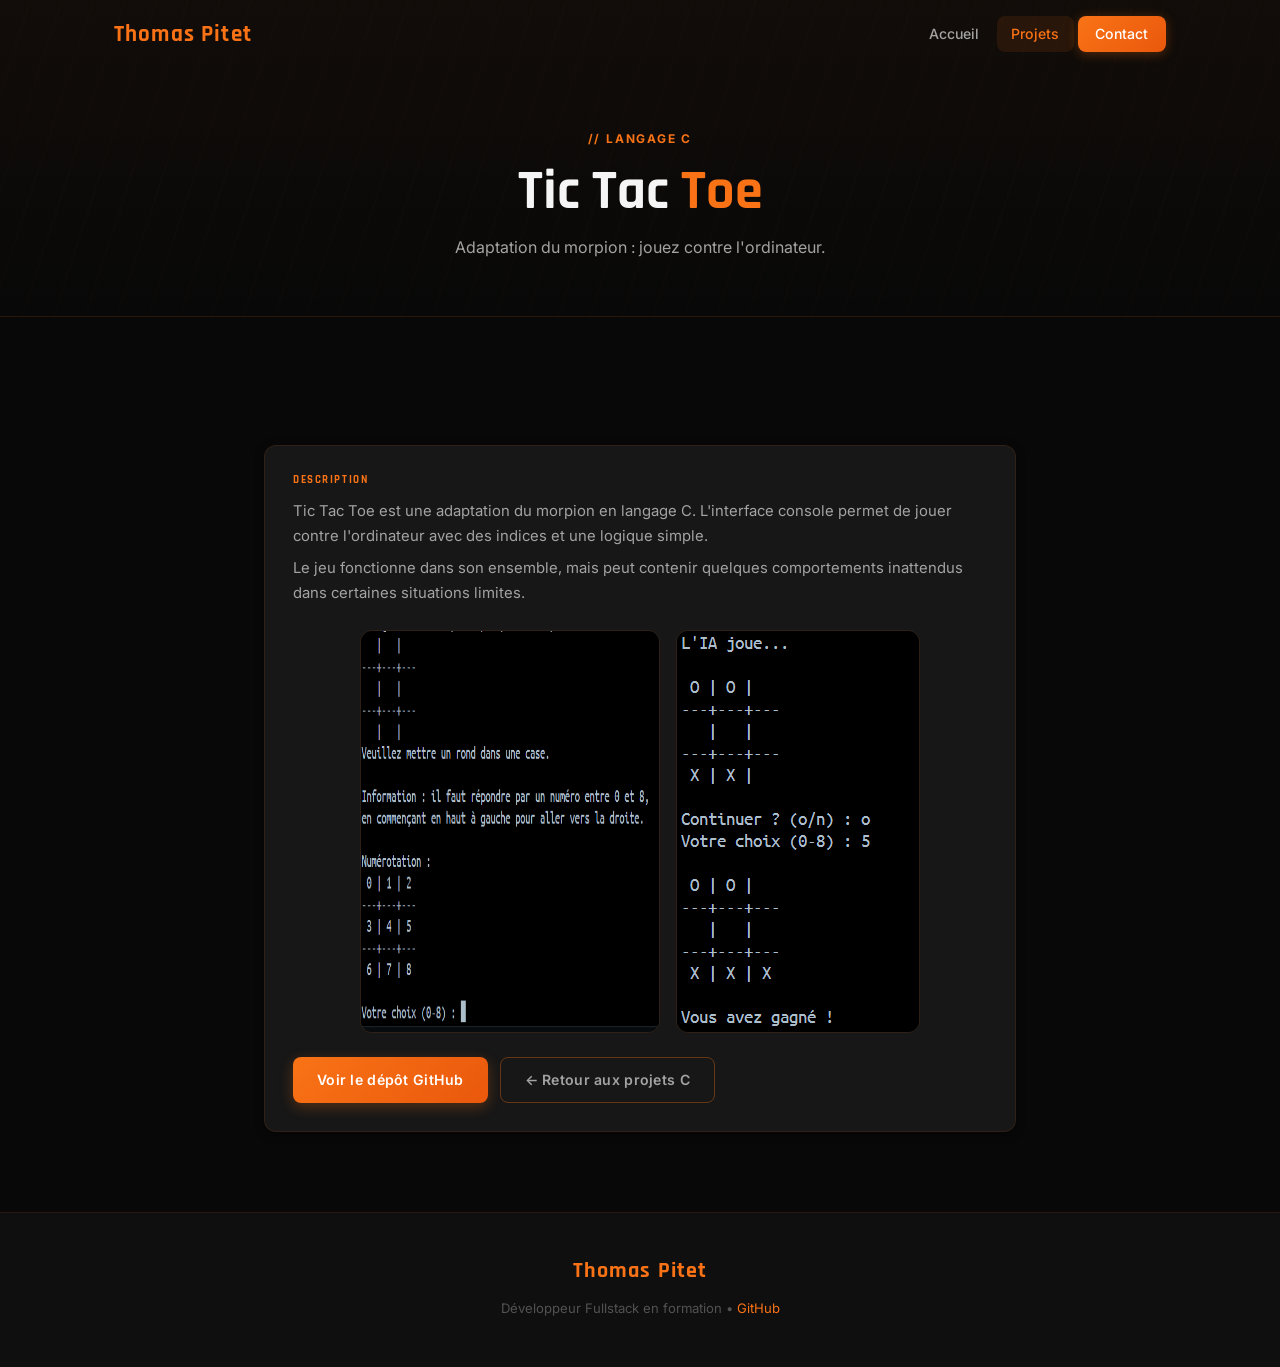
<file: projets/c/tic-tac-toe.html>
<!DOCTYPE html>
<html lang="fr">
<head>
    <meta charset="UTF-8" />
    <meta name="viewport" content="width=device-width, initial-scale=1" />
    <title>Tic Tac Toe — Thomas Pitet</title>
    <link rel="stylesheet" href="../../assets/css/style.css" />
</head>
<body>

<nav id="navbar">
    <div class="nav-container">
        <a href="../../index.html" class="nav-logo">Thomas Pitet</a>
        <div class="nav-links">
            <a href="../../index.html" class="nav-link">Accueil</a>
            <a href="../../pages/projets.html" class="nav-link active">Projets</a>
            <a href="../../pages/contact.html" class="nav-link nav-cta">Contact</a>
        </div>
        <button class="hamburger" aria-label="Menu">
            <span></span><span></span><span></span>
        </button>
    </div>
    <div class="mobile-menu">
        <a href="../../index.html" class="nav-link">Accueil</a>
        <a href="../../pages/projets.html" class="nav-link active">Projets</a>
        <a href="../../pages/contact.html" class="nav-link">Contact</a>
    </div>
</nav>

<div class="page-hero">
    <div class="container">
        <span class="section-tag">// Langage C</span>
        <h1>Tic Tac <span>Toe</span></h1>
        <p>Adaptation du morpion : jouez contre l'ordinateur.</p>
    </div>
</div>

<section class="section">
    <div class="container" style="max-width:800px;">
        <div class="card reveal">
            <h3>Description</h3>
            <p>Tic Tac Toe est une adaptation du morpion en langage C. L'interface console permet de jouer contre l'ordinateur avec des indices et une logique simple.</p>
            <p>Le jeu fonctionne dans son ensemble, mais peut contenir quelques comportements inattendus dans certaines situations limites.</p>
            <div style="margin:1.5rem 0; display:flex; flex-wrap:wrap; gap:1rem; justify-content:center;">
                <img src="../../assets/img/c/tic1.png" alt="Tic Tac Toe capture 1" style="max-width:300px; border-radius:var(--radius); border:1px solid var(--border);" />
                <img src="../../assets/img/c/tic2.png" alt="Tic Tac Toe capture 2" style="max-width:300px; border-radius:var(--radius); border:1px solid var(--border);" />
            </div>
            <div style="display:flex; gap:0.75rem; flex-wrap:wrap; margin-top:1rem;">
                <a href="https://github.com/ThomasPitet/cours/tree/main/C/petit_projet/tic-tac-toe" target="_blank" rel="noopener" class="btn btn-primary">Voir le dépôt GitHub</a>
                <a href="index.html" class="btn btn-outline">← Retour aux projets C</a>
            </div>
        </div>
    </div>
</section>

<footer class="site-footer">
    <div class="container">
        <div class="footer-logo">Thomas Pitet</div>
        <p class="footer-sub">Développeur Fullstack en formation &bull; <a href="https://github.com/ThomasPitet" target="_blank" rel="noopener">GitHub</a></p>
    </div>
</footer>

<script src="../../assets/js/loader.js"></script>
<script src="../../assets/js/navbar.js"></script>
<script src="../../assets/js/reveal.js"></script>
<script src="../../assets/js/skill-bars.js"></script>
<script src="../../assets/js/typewriter.js"></script>
<script src="../../assets/js/particles.js"></script>
<script src="../../assets/js/contact-form.js"></script>
</body>
</html>
</file>
<file: assets/css/style.css>
﻿@import url('https://fonts.googleapis.com/css2?family=Rajdhani:wght@400;500;600;700&family=Inter:wght@300;400;500;600;700&display=swap');

:root {
    --primary:       #f97316;
    --primary-dark:  #ea580c;
    --primary-light: #fb923c;
    --primary-glow:  rgba(249, 115, 22, 0.25);
    --secondary:     #dc2626;
    --bg:            #080808;
    --bg-2:          #0f0f0f;
    --surface:       #171717;
    --surface-2:     #212121;
    --border:        rgba(249, 115, 22, 0.1);
    --border-hover:  rgba(249, 115, 22, 0.45);
    --text:          #f5f5f5;
    --text-muted:    #a3a3a3;
    --text-faint:    #525252;
    --radius:        12px;
    --radius-sm:     8px;
    --shadow-sm:     0 2px 8px rgba(0, 0, 0, 0.5);
    --shadow-md:     0 8px 32px rgba(0, 0, 0, 0.6);
    --shadow-glow:   0 0 30px rgba(249, 115, 22, 0.18);
    --transition:    0.25s cubic-bezier(0.4, 0, 0.2, 1);
    --nav-height:    68px;
}

*, *::before, *::after { box-sizing: border-box; margin: 0; padding: 0; }
html { scroll-behavior: smooth; }
body {
    background: var(--bg); color: var(--text);
    font-family: 'Inter', 'Segoe UI', sans-serif;
    line-height: 1.65; overflow-x: hidden;
    -webkit-font-smoothing: antialiased;
}
img { max-width: 100%; height: auto; display: block; }
a { color: inherit; }
ul, ol { padding-left: 1.5rem; }
li { margin-bottom: 0.4rem; }
p { margin: 0.5rem 0; color: var(--text-muted); font-size: 0.93rem; }

#cursor-dot {
    position: fixed; top: 0; left: 0;
    width: 10px; height: 10px;
    background: var(--primary); border-radius: 50%;
    pointer-events: none; z-index: 9999;
    transform: translate(-50%, -50%);
    transition: transform 0.08s, width 0.2s, height 0.2s, opacity 0.2s;
}
#cursor-ring {
    position: fixed; top: 0; left: 0;
    width: 38px; height: 38px;
    border: 2px solid rgba(249, 115, 22, 0.45); border-radius: 50%;
    pointer-events: none; z-index: 9998;
    transform: translate(-50%, -50%);
    transition: transform 0.18s ease-out, width 0.2s, height 0.2s, border-color 0.2s, opacity 0.2s;
}
body.cursor-active, body.cursor-active a, body.cursor-active button, body.cursor-active .btn { cursor: none; }

#loader {
    position: fixed; inset: 0; background: var(--bg); z-index: 9990;
    display: flex; align-items: center; justify-content: center;
    flex-direction: column; gap: 1.5rem;
    transition: opacity 0.5s ease, visibility 0.5s ease;
}
#loader.hidden { opacity: 0; visibility: hidden; pointer-events: none; }
.loader-text {
    font-family: 'Rajdhani', sans-serif;
    font-size: 2.8rem; font-weight: 700;
    color: var(--primary); letter-spacing: 0.15em;
}
.loader-bar-wrap { width: 180px; height: 3px; background: var(--surface-2); border-radius: 999px; overflow: hidden; }
.loader-bar-fill {
    height: 100%;
    background: linear-gradient(90deg, var(--primary-dark), var(--primary-light));
    border-radius: 999px; animation: loaderFill 1.1s ease forwards;
}
@keyframes loaderFill { from { width: 0; } to { width: 100%; } }

#navbar {
    position: fixed; top: 0; left: 0; right: 0; height: var(--nav-height);
    z-index: 1000; transition: background var(--transition), box-shadow var(--transition);
}
#navbar.scrolled {
    background: rgba(8, 8, 8, 0.92);
    backdrop-filter: blur(14px); -webkit-backdrop-filter: blur(14px);
    box-shadow: 0 1px 0 var(--border);
}
.nav-container {
    max-width: 1100px; margin: 0 auto; padding: 0 1.5rem;
    height: 100%; display: flex; align-items: center; justify-content: space-between;
}
.nav-logo {
    font-family: 'Rajdhani', sans-serif; font-size: 1.45rem; font-weight: 700;
    color: var(--primary); text-decoration: none;
    display: flex; align-items: center; gap: 0.45rem;
    letter-spacing: 0.05em; transition: opacity var(--transition);
}
.nav-logo:hover { opacity: 0.85; }
.nav-links { display: flex; align-items: center; gap: 0.25rem; }
.nav-link {
    color: var(--text-muted); text-decoration: none;
    font-size: 0.88rem; font-weight: 500; padding: 0.4rem 0.9rem;
    border-radius: var(--radius-sm); position: relative;
    transition: color var(--transition), background var(--transition);
}
.nav-link:hover { color: var(--text); background: rgba(249, 115, 22, 0.08); }
.nav-link.active { color: var(--primary); background: rgba(249, 115, 22, 0.1); }
.nav-cta {
    background: linear-gradient(135deg, var(--primary), var(--primary-dark)) !important;
    color: white !important; padding: 0.4rem 1.1rem !important;
    box-shadow: 0 2px 12px rgba(249, 115, 22, 0.3);
}
.nav-cta:hover { filter: brightness(1.1); transform: translateY(-1px); }
.hamburger { display: none; flex-direction: column; gap: 5px; background: none; border: none; cursor: pointer; padding: 0.5rem; }
.hamburger span { width: 22px; height: 2px; background: var(--text-muted); border-radius: 2px; display: block; transition: all var(--transition); }
.hamburger.open span:nth-child(1) { transform: rotate(45deg) translate(5px, 5px); }
.hamburger.open span:nth-child(2) { opacity: 0; transform: translateX(-8px); }
.hamburger.open span:nth-child(3) { transform: rotate(-45deg) translate(5px, -5px); }
.mobile-menu {
    display: none; position: absolute; top: var(--nav-height); left: 0; right: 0;
    background: rgba(8, 8, 8, 0.97); backdrop-filter: blur(14px);
    border-bottom: 1px solid var(--border);
    padding: 1rem 1.5rem 1.5rem; flex-direction: column; gap: 0.3rem;
}
.mobile-menu.open { display: flex; }
.mobile-menu .nav-link { font-size: 1rem; padding: 0.65rem 1rem; }

#hero {
    min-height: 100vh; display: flex; align-items: center;
    position: relative; overflow: hidden; padding-top: var(--nav-height);
}
.hero-bg {
    position: absolute; inset: 0; pointer-events: none;
    background:
        radial-gradient(ellipse 70% 60% at 75% 50%, rgba(249, 115, 22, 0.07), transparent),
        radial-gradient(ellipse 50% 60% at 15% 40%, rgba(220, 38, 38, 0.04), transparent);
}
.hero-bg-lines {
    position: absolute; inset: 0;
    background-image: repeating-linear-gradient(
        108deg, transparent, transparent 28px,
        rgba(249, 115, 22, 0.018) 28px, rgba(249, 115, 22, 0.018) 30px
    );
}
#particles-canvas { position: absolute; inset: 0; width: 100%; height: 100%; pointer-events: none; }
.hero-inner {
    max-width: 1100px; margin: 0 auto; padding: 3rem 1.5rem 5rem;
    display: grid; grid-template-columns: 1fr auto;
    align-items: center; gap: 4rem; width: 100%; position: relative; z-index: 1;
}
.hero-badge {
    display: inline-flex; align-items: center; gap: 0.5rem;
    background: rgba(249, 115, 22, 0.09); border: 1px solid rgba(249, 115, 22, 0.22);
    color: var(--primary-light); padding: 0.35rem 1rem; border-radius: 999px;
    font-size: 0.75rem; font-weight: 700; text-transform: uppercase; letter-spacing: 0.12em;
    margin-bottom: 1.5rem; animation: fadeInDown 0.6s ease both;
}
.hero-name {
    font-family: 'Rajdhani', sans-serif;
    font-size: clamp(3rem, 8vw, 5.5rem); font-weight: 700;
    line-height: 1; color: var(--text); margin-bottom: 0.5rem;
    animation: fadeInDown 0.65s ease 0.1s both; letter-spacing: -0.01em;
}
.hero-name .accent { color: var(--primary); }
.hero-subtitle {
    font-family: 'Rajdhani', sans-serif;
    font-size: clamp(1.1rem, 3vw, 1.65rem); font-weight: 600;
    color: var(--text-muted); margin-bottom: 0.75rem; min-height: 2.4rem;
    animation: fadeInDown 0.65s ease 0.2s both;
    display: flex; align-items: center; gap: 0.2rem;
}
.cursor-blink { color: var(--primary); animation: blink 1s step-end infinite; font-weight: 300; }
@keyframes blink { 50% { opacity: 0; } }
.hero-quote {
    color: var(--text-faint) !important; font-style: italic;
    font-size: 0.9rem !important; margin-bottom: 2rem !important;
    animation: fadeInDown 0.65s ease 0.3s both;
}
.hero-cta { display: flex; gap: 1rem; flex-wrap: wrap; animation: fadeInDown 0.65s ease 0.4s both; }

.hero-photo-col { animation: fadeIn 0.9s ease 0.35s both; }
.hero-photo-ring {
    width: 250px; height: 250px; border-radius: 50%; padding: 3px;
    background: conic-gradient(
        var(--primary) 0deg, var(--primary-dark) 90deg,
        rgba(249, 115, 22, 0.08) 180deg, rgba(249, 115, 22, 0.08) 270deg,
        var(--primary) 360deg
    );
    animation: rotateBorder 6s linear infinite; position: relative;
}
.hero-photo-ring::after {
    content: ''; position: absolute; inset: -20px; border-radius: 50%;
    background: radial-gradient(circle, rgba(249, 115, 22, 0.12), transparent 70%);
    pointer-events: none; z-index: -1;
}
@keyframes rotateBorder { to { transform: rotate(360deg); } }
.hero-photo-inner {
    width: 100%; height: 100%; border-radius: 50%; overflow: hidden;
    background: var(--surface); animation: rotateBorderReverse 6s linear infinite;
}
@keyframes rotateBorderReverse { to { transform: rotate(-360deg); } }
.hero-photo-inner img { width: 100%; height: 100%; object-fit: cover; border-radius: 50%; }

.scroll-hint {
    position: absolute; bottom: 2rem; left: 50%; transform: translateX(-50%);
    display: flex; flex-direction: column; align-items: center; gap: 0.5rem;
    color: var(--text-faint); font-size: 0.7rem; text-transform: uppercase;
    letter-spacing: 0.15em; animation: fadeIn 1s ease 1.2s both; z-index: 1;
}
.scroll-mouse { width: 20px; height: 32px; border: 1.5px solid var(--text-faint); border-radius: 10px; position: relative; }
.scroll-mouse::after {
    content: ''; position: absolute; top: 5px; left: 50%; transform: translateX(-50%);
    width: 3px; height: 5px; background: var(--primary); border-radius: 2px;
    animation: scrollDot 1.6s ease infinite;
}
@keyframes scrollDot { 0% { opacity: 1; top: 5px; } 100% { opacity: 0; top: 18px; } }

.container { max-width: 1100px; margin: 0 auto; padding: 0 1.5rem; }
.section { padding: 5rem 0; }
.section-alt { background: var(--bg-2); }
.section-header { text-align: center; margin-bottom: 3rem; }
.section-tag { display: inline-block; color: var(--primary); font-size: 0.75rem; font-weight: 700; text-transform: uppercase; letter-spacing: 0.15em; margin-bottom: 0.6rem; }
.section-title { font-family: 'Rajdhani', sans-serif; font-size: clamp(1.8rem, 4vw, 2.8rem); font-weight: 700; color: var(--text); line-height: 1.1; }
.section-line { width: 50px; height: 3px; margin: 0.75rem auto 0; background: linear-gradient(90deg, var(--primary), var(--primary-light)); border-radius: 2px; }

.card {
    background: var(--surface); border: 1px solid var(--border);
    border-radius: var(--radius); padding: 1.75rem; box-shadow: var(--shadow-sm);
    transition: border-color var(--transition), box-shadow var(--transition), transform var(--transition);
    position: relative; overflow: hidden;
}
.card::after {
    content: ''; position: absolute; top: 0; left: 0; right: 0; height: 2px;
    background: linear-gradient(90deg, transparent, var(--primary), transparent);
    opacity: 0; transition: opacity var(--transition);
}
.card:hover { border-color: var(--border-hover); box-shadow: var(--shadow-glow); transform: translateY(-4px); }
.card:hover::after { opacity: 1; }
.card-icon { font-size: 1.8rem; margin-bottom: 1rem; line-height: 1; }
.card h3 { font-family: 'Rajdhani', sans-serif; font-size: 0.7rem; font-weight: 700; text-transform: uppercase; letter-spacing: 0.14em; color: var(--primary); margin-bottom: 0.75rem; }

.petit-cadre { background: var(--surface); border: 1px solid var(--border); border-radius: var(--radius); padding: 1.75rem; box-shadow: var(--shadow-sm); transition: border-color var(--transition), box-shadow var(--transition), transform var(--transition); position: relative; overflow: hidden; margin-bottom: 1rem; }
.petit-cadre:hover { border-color: var(--border-hover); box-shadow: var(--shadow-glow); transform: translateY(-4px); }
.petit-cadre h3 { font-family: 'Rajdhani', sans-serif; font-size: 0.7rem; font-weight: 700; text-transform: uppercase; letter-spacing: 0.14em; color: var(--primary); margin-bottom: 0.75rem; }
.gros-cadre { display: grid; grid-template-columns: repeat(auto-fit, minmax(250px, 1fr)); gap: 1.25rem; margin: 1.5rem 0; }
.skill-card { background: var(--surface); border: 1px solid var(--border); border-radius: var(--radius); padding: 1.75rem; box-shadow: var(--shadow-sm); }

.about-grid { display: grid; grid-template-columns: repeat(auto-fit, minmax(300px, 1fr)); gap: 1.25rem; }

.skills-grid { display: grid; grid-template-columns: repeat(auto-fit, minmax(280px, 1fr)); gap: 1.25rem; }
.skill-item { margin-bottom: 1.1rem; }
.skill-header { display: flex; justify-content: space-between; align-items: center; margin-bottom: 0.4rem; }
.skill-label { font-size: 0.85rem; font-weight: 500; color: var(--text-muted); }
.skill-pct { font-size: 0.78rem; font-weight: 700; color: var(--primary); }
.skill-track { height: 5px; background: var(--surface-2); border-radius: 999px; overflow: hidden; }
.skill-fill { height: 100%; background: linear-gradient(90deg, var(--primary-dark), var(--primary-light)); border-radius: 999px; width: 0%; transition: width 1.3s cubic-bezier(0.4, 0, 0.2, 1); box-shadow: 0 0 8px var(--primary-glow); }
.tech-tags { display: flex; flex-wrap: wrap; gap: 0.4rem; margin-top: 1rem; }
.tech-tag { background: rgba(249, 115, 22, 0.07); border: 1px solid rgba(249, 115, 22, 0.18); color: var(--text-muted); padding: 0.2rem 0.65rem; border-radius: 999px; font-size: 0.75rem; font-weight: 500; transition: all var(--transition); }
.tech-tag:hover { background: rgba(249, 115, 22, 0.15); color: var(--primary-light); border-color: rgba(249, 115, 22, 0.4); }

.objectives-grid { display: grid; grid-template-columns: repeat(auto-fit, minmax(300px, 1fr)); gap: 1.25rem; }
.objectives-container { display: grid; grid-template-columns: repeat(auto-fit, minmax(300px, 1fr)); gap: 1.25rem; margin: 1.5rem 0; }

.obj-card, .objective-section {
    background: var(--surface); border: 1px solid var(--border);
    border-radius: var(--radius); padding: 1.75rem;
    position: relative; overflow: hidden; transition: all var(--transition);
}
.obj-card::before, .objective-section::before { content: ''; position: absolute; bottom: 0; left: 0; right: 0; height: 2px; background: linear-gradient(90deg, var(--primary), transparent); }
.obj-card:hover, .objective-section:hover { border-color: var(--border-hover); box-shadow: var(--shadow-glow); transform: translateY(-4px); }
.obj-card h3, .objective-section h3 { font-family: 'Rajdhani', sans-serif; font-size: 0.7rem; font-weight: 700; text-transform: uppercase; letter-spacing: 0.14em; color: var(--primary); margin-bottom: 1rem; }
.obj-card ul, .objective-section ul { list-style: none; padding: 0; }
.obj-card li, .objective-section li { color: var(--text-muted); font-size: 0.9rem; margin-bottom: 0.6rem; padding-left: 1.2rem; position: relative; }
.obj-card li::before, .objective-section li::before { content: '▸'; position: absolute; left: 0; color: var(--primary); font-size: 0.75rem; top: 0.1rem; }

.cta-section { padding: 5rem 0; text-align: center; background: linear-gradient(135deg, rgba(249, 115, 22, 0.04) 0%, transparent 60%); border-top: 1px solid var(--border); border-bottom: 1px solid var(--border); }
.cta-section .section-title { text-align: center; margin: 0.5rem 0 1rem; }
.cta-actions { display: flex; gap: 1rem; justify-content: center; flex-wrap: wrap; margin-top: 2rem; }

.page-hero {
    padding: calc(var(--nav-height) + 3.5rem) 0 3rem; text-align: center;
    background: linear-gradient(180deg, rgba(249, 115, 22, 0.04), transparent);
    border-bottom: 1px solid var(--border); position: relative; overflow: hidden; margin-bottom: 3rem;
}
.page-hero::before { content: ''; position: absolute; inset: 0; background-image: repeating-linear-gradient(108deg, transparent, transparent 28px, rgba(249, 115, 22, 0.012) 28px, rgba(249, 115, 22, 0.012) 30px); pointer-events: none; }
.page-hero h1 { font-family: 'Rajdhani', sans-serif; font-size: clamp(2.2rem, 5vw, 3.5rem); font-weight: 700; color: var(--text); position: relative; z-index: 1; margin-bottom: 0.5rem; }
.page-hero h1 span { color: var(--primary); }
.page-hero p { color: var(--text-muted) !important; font-size: 1rem !important; position: relative; z-index: 1; }

.profile-section { display: flex; align-items: center; gap: 1.5rem; padding: 2rem 2.5rem; background: linear-gradient(135deg, var(--surface) 0%, var(--surface-2) 100%); border: 1px solid var(--border); border-radius: var(--radius); margin-bottom: 1.5rem; box-shadow: var(--shadow-sm); position: relative; overflow: hidden; }
.profile-section::before { content: ''; position: absolute; inset: 0; background: radial-gradient(ellipse 60% 80% at 0% 50%, rgba(249,115,22,0.1), transparent); pointer-events: none; }
.profile-image { width: 100px; height: 100px; border-radius: 50%; object-fit: cover; border: 2px solid var(--primary); flex-shrink: 0; box-shadow: 0 0 0 4px rgba(249, 115, 22, 0.15); }

.btn {
    display: inline-flex; align-items: center; gap: 0.4rem;
    padding: 0.65rem 1.5rem; border-radius: var(--radius-sm);
    font-weight: 600; font-size: 0.88rem; font-family: inherit;
    text-decoration: none; border: none; cursor: pointer;
    transition: all var(--transition); letter-spacing: 0.02em;
    position: relative; overflow: hidden;
    background: linear-gradient(135deg, var(--primary), var(--primary-dark));
    color: #fff; box-shadow: 0 4px 14px rgba(249, 115, 22, 0.28);
}
.btn:hover { transform: translateY(-2px); box-shadow: 0 8px 22px rgba(249, 115, 22, 0.42); filter: brightness(1.08); }
.btn:active { transform: translateY(0); filter: none; }
.btn-primary { background: linear-gradient(135deg, var(--primary), var(--primary-dark)); color: #fff; box-shadow: 0 4px 14px rgba(249, 115, 22, 0.28); }
.btn-primary:hover { transform: translateY(-2px); box-shadow: 0 8px 22px rgba(249, 115, 22, 0.42); filter: brightness(1.08); }
.btn-outline { background: transparent; color: var(--text-muted); border: 1px solid rgba(249, 115, 22, 0.35); box-shadow: none; filter: none; }
.btn-outline:hover { background: rgba(249, 115, 22, 0.08); color: var(--text); border-color: var(--primary); transform: translateY(-2px); box-shadow: 0 0 20px rgba(249, 115, 22, 0.12); filter: none; }
.btn-sm { padding: 0.45rem 1rem; font-size: 0.82rem; }

.projects-grid { display: grid; grid-template-columns: repeat(auto-fill, minmax(280px, 1fr)); gap: 1.25rem; margin: 2.5rem 0; }
.project-card { background: var(--surface); border: 1px solid var(--border); border-radius: var(--radius); padding: 1.75rem; transition: all var(--transition); display: flex; flex-direction: column; position: relative; overflow: hidden; }
.project-card::before { content: ''; position: absolute; top: 0; left: 0; width: 3px; height: 0%; background: linear-gradient(180deg, var(--primary), var(--primary-dark)); transition: height 0.4s ease; }
.project-card:hover { border-color: var(--border-hover); transform: translateY(-4px); box-shadow: var(--shadow-glow); }
.project-card:hover::before { height: 100%; }
.project-tag { display: inline-block; background: rgba(249, 115, 22, 0.09); border: 1px solid rgba(249, 115, 22, 0.2); color: var(--primary); padding: 0.18rem 0.6rem; border-radius: 4px; font-size: 0.68rem; font-weight: 700; text-transform: uppercase; letter-spacing: 0.1em; margin-bottom: 0.75rem; }
.project-title { font-family: 'Rajdhani', sans-serif; font-size: 1.2rem; font-weight: 700; color: var(--text); margin-bottom: 0.5rem; line-height: 1.2; }
.project-card p { flex: 1; margin-bottom: 1.25rem; }
.project-card .btn { align-self: flex-start; }

.contact-layout { display: grid; grid-template-columns: 1fr 1.6fr; gap: 2rem; align-items: start; max-width: 900px; margin: 0 auto 4rem; }
.contact-info-card, .contact-form-card { background: var(--surface); border: 1px solid var(--border); border-radius: var(--radius); padding: 1.75rem; }
.contact-info-card { position: sticky; top: calc(var(--nav-height) + 1.5rem); }
.contact-info-card h3, .contact-form-card h3 { font-family: 'Rajdhani', sans-serif; font-size: 0.7rem; font-weight: 700; text-transform: uppercase; letter-spacing: 0.14em; color: var(--primary); margin-bottom: 1.25rem; }
.contact-form-card h3 { margin-bottom: 1.5rem; }
.contact-item { display: flex; align-items: center; gap: 0.85rem; padding: 0.75rem 0; border-bottom: 1px solid var(--border); color: var(--text-muted); text-decoration: none; font-size: 0.88rem; transition: all var(--transition); }
.contact-item:last-child { border-bottom: none; }
.contact-item:hover { color: var(--primary); padding-left: 0.25rem; }
.contact-item-icon { width: 34px; height: 34px; border-radius: var(--radius-sm); background: rgba(249, 115, 22, 0.1); display: flex; align-items: center; justify-content: center; font-size: 0.95rem; flex-shrink: 0; transition: background var(--transition); }
.contact-item:hover .contact-item-icon { background: rgba(249, 115, 22, 0.2); }

.form-group { margin-bottom: 1.25rem; }
.form-group label { display: block; margin-bottom: 0.35rem; color: var(--text-muted); font-weight: 500; font-size: 0.8rem; letter-spacing: 0.06em; text-transform: uppercase; }
.form-group input, .form-group textarea { width: 100%; padding: 0.7rem 1rem; border: 1px solid var(--border); border-radius: var(--radius-sm); background: var(--bg-2); color: var(--text); font-size: 0.93rem; font-family: inherit; transition: all var(--transition); outline: none; }
.form-group input::placeholder, .form-group textarea::placeholder { color: var(--text-faint); }
.form-group input:focus, .form-group textarea:focus { border-color: var(--primary); background: var(--surface-2); box-shadow: 0 0 0 3px var(--primary-glow); }
.form-group textarea { min-height: 140px; resize: vertical; }
.form-success { background: rgba(34, 197, 94, 0.1); border: 1px solid rgba(34, 197, 94, 0.3); color: #4ade80; border-radius: var(--radius-sm); padding: 1rem 1.25rem; margin-bottom: 1rem; font-size: 0.9rem; display: none; }
.form-success.show { display: block; }

.contact-container { max-width: 800px; margin: 0 auto; }
.contact-info { background: var(--surface); padding: 1.5rem 1.75rem; border: 1px solid var(--border); border-radius: var(--radius); margin-bottom: 1rem; }
.contact-info a { color: var(--text-muted); text-decoration: none; display: inline-flex; align-items: center; gap: 0.35rem; padding: 0.45rem 1rem; margin: 0.3rem 0.4rem 0.3rem 0; border: 1px solid var(--border); border-radius: 999px; transition: all var(--transition); font-weight: 500; font-size: 0.875rem; background: var(--bg-2); }
.contact-info a:hover { border-color: var(--border-hover); color: var(--text); }
.contact-form { background: var(--surface); padding: 2rem 2.5rem; border: 1px solid var(--border); border-radius: var(--radius); }

.site-footer { background: var(--bg-2); border-top: 1px solid var(--border); padding: 2.5rem 0; text-align: center; }
.footer-logo { font-family: 'Rajdhani', sans-serif; font-size: 1.4rem; font-weight: 700; color: var(--primary); margin-bottom: 0.5rem; letter-spacing: 0.05em; }
.footer-sub { color: var(--text-faint) !important; font-size: 0.82rem !important; }
.footer-sub a { color: var(--primary); text-decoration: none; }
.footer-sub a:hover { text-decoration: underline; }

.reveal { opacity: 0; transform: translateY(32px); transition: opacity 0.65s ease, transform 0.65s ease; }
.reveal.visible { opacity: 1; transform: translateY(0); }
.reveal-delay-1 { transition-delay: 0.12s; }
.reveal-delay-2 { transition-delay: 0.24s; }
.reveal-delay-3 { transition-delay: 0.36s; }

@keyframes fadeInDown { from { opacity: 0; transform: translateY(-20px); } to { opacity: 1; transform: translateY(0); } }
@keyframes fadeIn { from { opacity: 0; } to { opacity: 1; } }

h1 { font-family: 'Rajdhani', sans-serif; font-size: 2rem; font-weight: 700; color: var(--text); line-height: 1.2; }
h2 { font-family: 'Rajdhani', sans-serif; font-size: 1.4rem; font-weight: 600; color: var(--text); margin-bottom: 0.5rem; line-height: 1.2; }
h3 { color: var(--primary); font-size: 0.85rem; font-weight: 600; margin-bottom: 0.5rem; line-height: 1.2; }
ul { color: var(--text-muted); }
li { color: var(--text-muted); }
.numagique { display: flex; flex-direction: column; align-items: center; }

@media (max-width: 900px) { .contact-layout { grid-template-columns: 1fr; } .contact-info-card { position: static; } }
@media (max-width: 768px) { .nav-links { display: none; } .hamburger { display: flex; } .hero-inner { grid-template-columns: 1fr; text-align: center; gap: 2.5rem; } .hero-photo-col { order: -1; } .hero-photo-ring { width: 190px; height: 190px; margin: 0 auto; } .hero-cta { justify-content: center; } :root { --nav-height: 60px; } }
@media (max-width: 480px) { .hero-cta { flex-direction: column; align-items: center; } .section { padding: 3.5rem 0; } .cta-actions { flex-direction: column; align-items: center; } }
</file>
